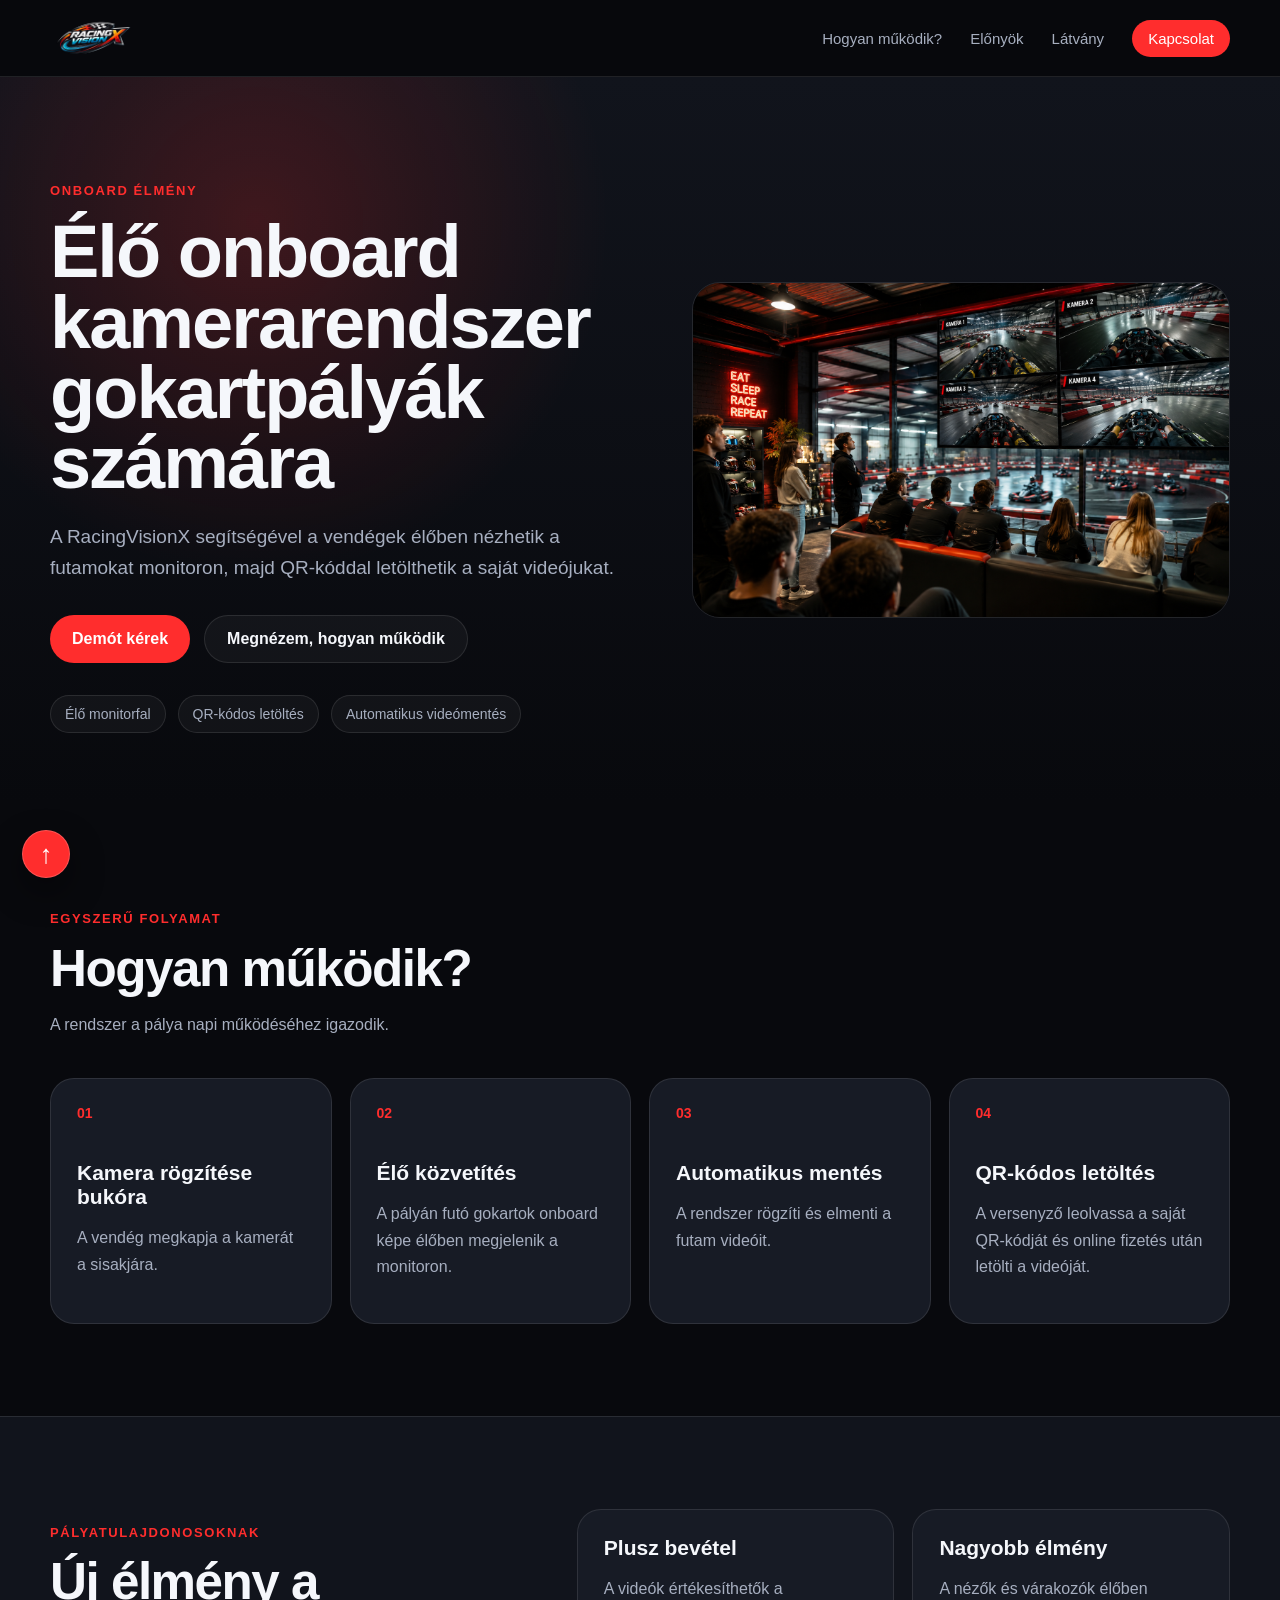
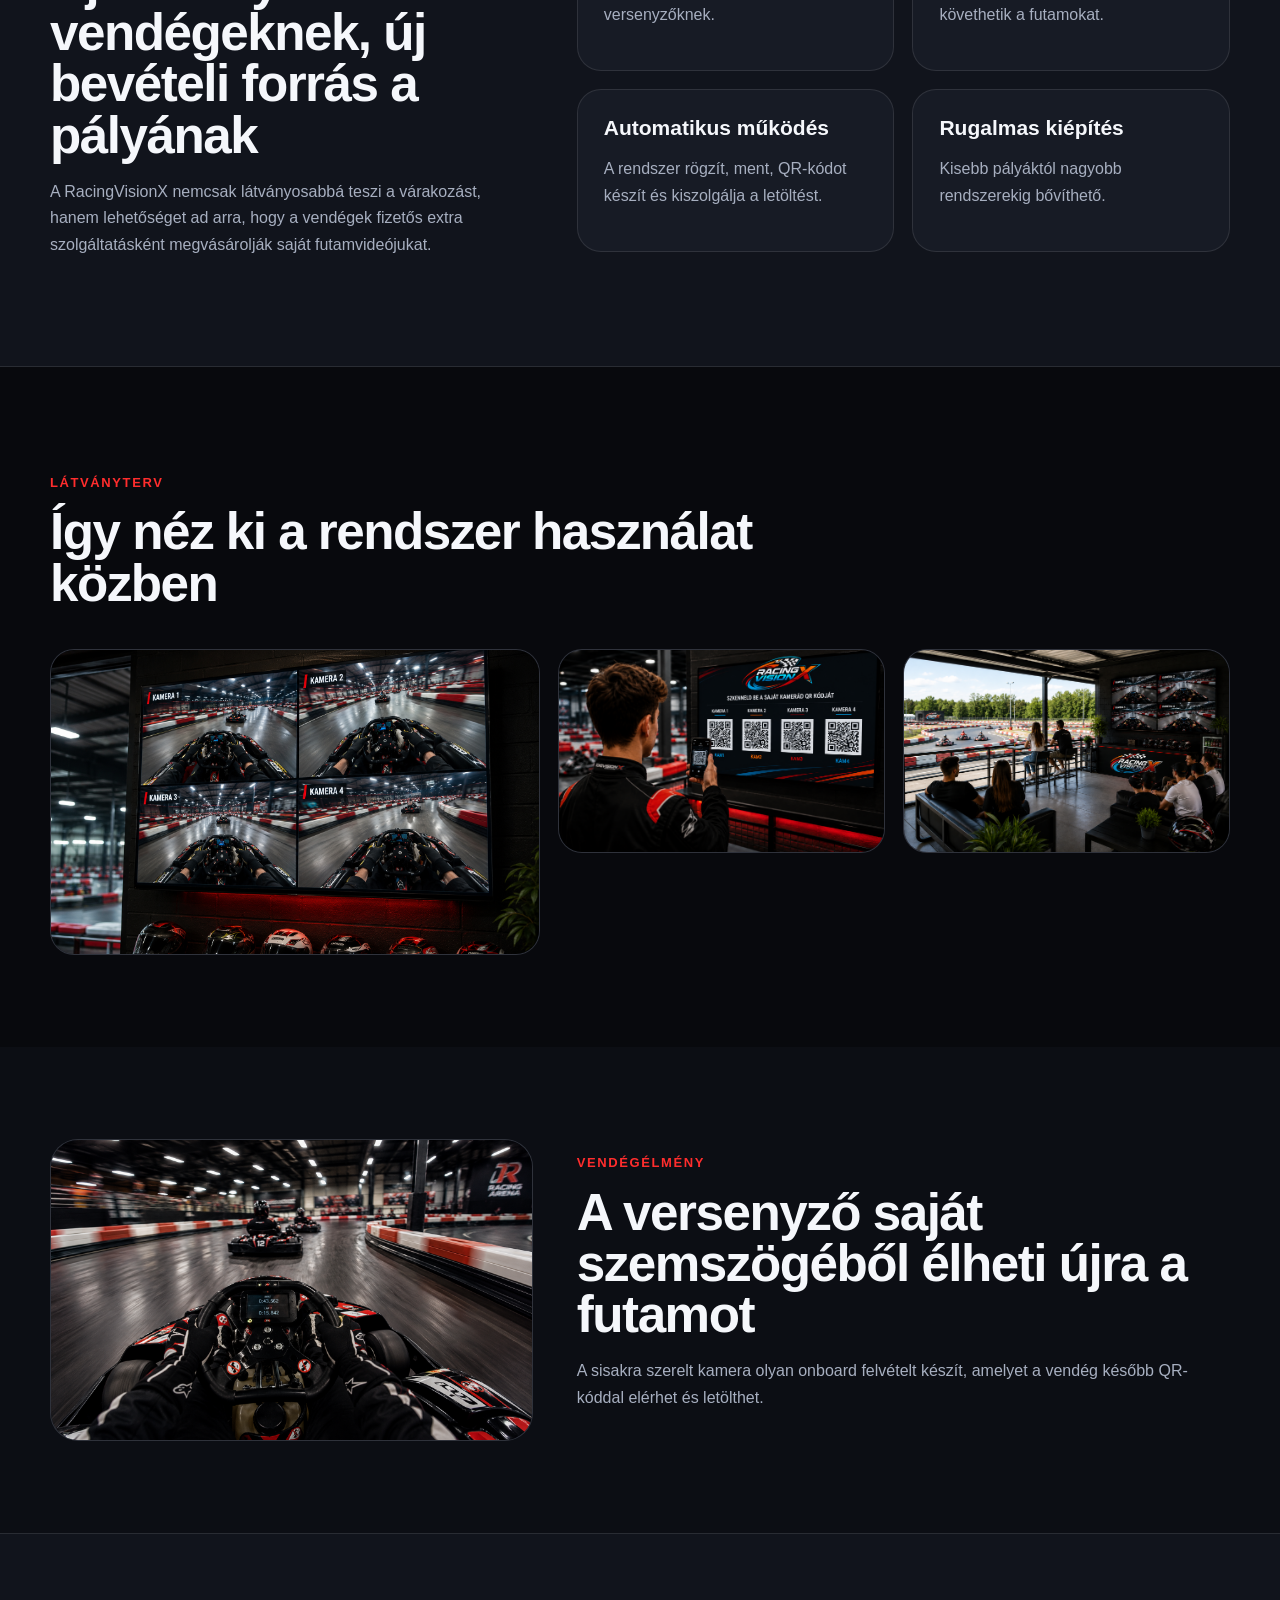
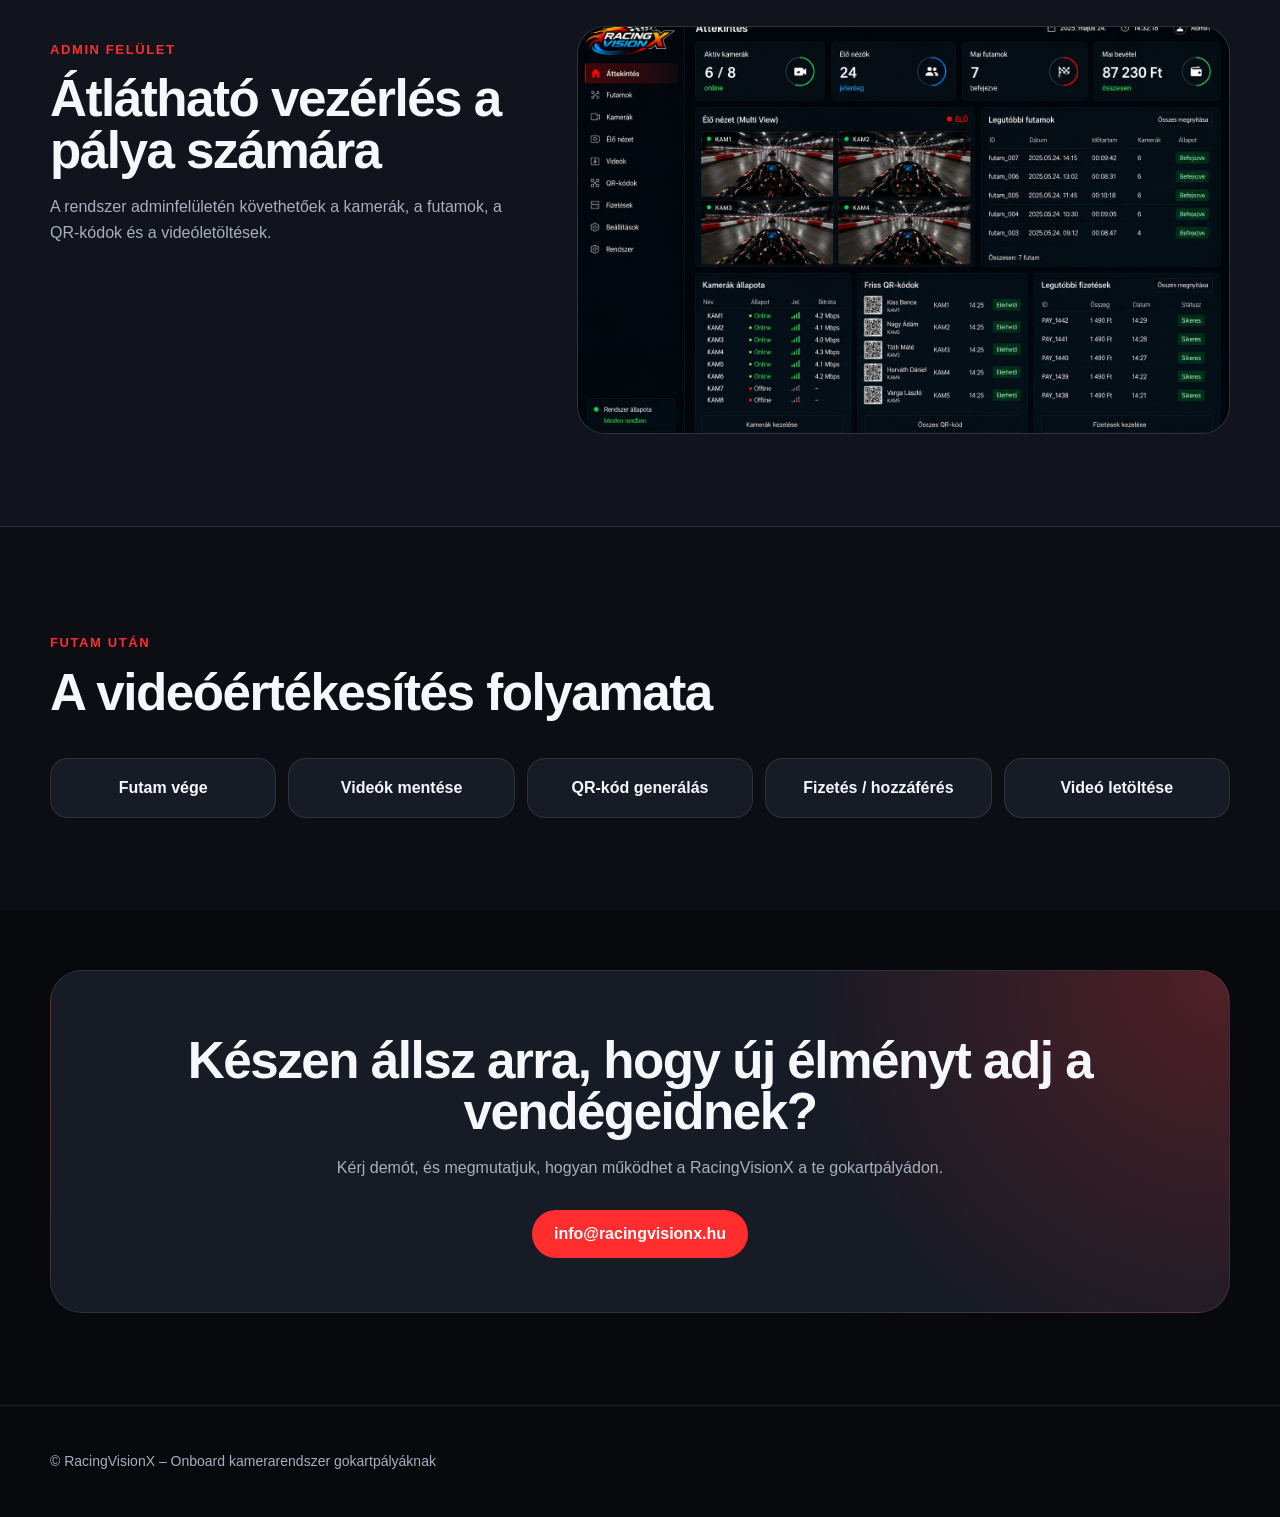
<file: index.html>
<!DOCTYPE html>
<html lang="hu">
<head>
  <meta charset="UTF-8" />
  <meta name="viewport" content="width=device-width, initial-scale=1.0" />
  <title>RacingVisionX – Onboard kamerarendszer gokartpályáknak</title>
  <link rel="icon" type="image/png" href="assets/images/favicon.png">
  <link rel="apple-touch-icon" href="assets/images/favicon.png">
  <link rel="stylesheet" href="style.css" />
</head>
<body id="top">

<header class="site-header">
  <div class="container nav">
    <a href="#top" class="site-logo" aria-label="RacingVisionX főoldal">
      <img src="assets/images/logo.png" alt="RacingVisionX logó">
    </a>
    <nav>
      <a href="#how">Hogyan működik?</a>
      <a href="#benefits">Előnyök</a>
      <a href="#gallery">Látvány</a>
      <a href="#contact" class="nav-cta">Kapcsolat</a>
    </nav>
  </div>
</header>

<section class="hero reveal">
  <div class="container hero-grid">
    <div class="hero-text">
      <p class="eyebrow">Onboard élmény</p>
      <h1>Élő onboard kamerarendszer gokartpályák számára</h1>
      <p class="lead">
        A RacingVisionX segítségével a vendégek élőben nézhetik a futamokat monitoron,
        majd QR-kóddal letölthetik a saját videójukat.
      </p>

      <div class="hero-actions">
        <a href="#contact" class="btn primary">Demót kérek</a>
        <a href="#how" class="btn secondary">Megnézem, hogyan működik</a>
      </div>

      <div class="hero-points">
        <span>Élő monitorfal</span>
        <span>QR-kódos letöltés</span>
        <span>Automatikus videómentés</span>
      </div>
    </div>

    <div class="hero-image">
      <img src="assets/images/hero.png" alt="RacingVisionX élő onboard közvetítés gokartpályán">
    </div>
  </div>
</section>

<section id="how" class="section reveal">
  <div class="container">
    <div class="section-head">
      <p class="eyebrow">Egyszerű folyamat</p>
      <h2>Hogyan működik?</h2>
      <p>A rendszer a pálya napi működéséhez igazodik.</p>
    </div>

    <div class="steps">
      <div class="step-card">
        <div class="step-number">01</div>
        <h3>Kamera rögzítése bukóra</h3>
        <p>A vendég megkapja a kamerát a sisakjára.</p>
      </div>

      <div class="step-card">
        <div class="step-number">02</div>
        <h3>Élő közvetítés</h3>
        <p>A pályán futó gokartok onboard képe élőben megjelenik a monitoron.</p>
      </div>

      <div class="step-card">
        <div class="step-number">03</div>
        <h3>Automatikus mentés</h3>
        <p>A rendszer rögzíti és elmenti a futam videóit.</p>
      </div>

      <div class="step-card">
        <div class="step-number">04</div>
        <h3>QR-kódos letöltés</h3>
        <p>A versenyző leolvassa a saját QR-kódját és online fizetés után letölti a videóját.</p>
      </div>
    </div>
  </div>
</section>

<section id="benefits" class="section dark-section reveal-left">
  <div class="container split">
    <div>
      <p class="eyebrow">Pályatulajdonosoknak</p>
      <h2>Új élmény a vendégeknek, új bevételi forrás a pályának</h2>
      <p>
        A RacingVisionX nemcsak látványosabbá teszi a várakozást, hanem lehetőséget ad arra,
        hogy a vendégek fizetős extra szolgáltatásként megvásárolják saját futamvideójukat.
      </p>
    </div>

    <div class="benefit-grid">
      <div class="benefit-card">
        <h3>Plusz bevétel</h3>
        <p>A videók értékesíthetők a versenyzőknek.</p>
      </div>

      <div class="benefit-card">
        <h3>Nagyobb élmény</h3>
        <p>A nézők és várakozók élőben követhetik a futamokat.</p>
      </div>

      <div class="benefit-card">
        <h3>Automatikus működés</h3>
        <p>A rendszer rögzít, ment, QR-kódot készít és kiszolgálja a letöltést.</p>
      </div>

      <div class="benefit-card">
        <h3>Rugalmas kiépítés</h3>
        <p>Kisebb pályáktól nagyobb rendszerekig bővíthető.</p>
      </div>
    </div>
  </div>
</section>

<section id="gallery" class="section reveal-right">
  <div class="container">
    <div class="section-head">
      <p class="eyebrow">Látványterv</p>
      <h2>Így néz ki a rendszer használat közben</h2>
    </div>

    <div class="gallery">
      <div class="gallery-item">
        <img src="assets/images/live-monitor.png" alt="Élő onboard képek monitoron">
      </div>
    
      <div class="gallery-item">
        <img src="assets/images/qr-scan.png" alt="Versenyző QR-kódot olvas be a saját videójához">
      </div>
    
      <div class="gallery-item">
        <img src="assets/images/outdoor-track.png" alt="Kültéri gokartpálya fedett várórésszel">
      </div>
    </div>
  </div>
</section>

<section class="section image-text-section reveal-left">
  <div class="container split">
    <div class="image-card">
      <img src="assets/images/onboard.png" alt="Onboard gokart felvétel verseny közben">
    </div>

    <div>
      <p class="eyebrow">Vendégélmény</p>
      <h2>A versenyző saját szemszögéből élheti újra a futamot</h2>
      <p>
        A sisakra szerelt kamera olyan onboard felvételt készít, amelyet a vendég később QR-kóddal elérhet és letölthet.
      </p>
    </div>
  </div>
</section>

<section class="section dark-section reveal-right">
  <div class="container split">
    <div>
      <p class="eyebrow">Admin felület</p>
      <h2>Átlátható vezérlés a pálya számára</h2>
      <p>
        A rendszer adminfelületén követhetőek a kamerák, a futamok, a QR-kódok és a videóletöltések.
      </p>
    </div>

    <div class="image-card">
      <img src="assets/images/admin-dashboard.png" alt="RacingVisionX admin dashboard">
    </div>
  </div>
</section>
  
<section class="section process-section reveal">
  <div class="container">
    <div class="section-head">
      <p class="eyebrow">Futam után</p>
      <h2>A videóértékesítés folyamata</h2>
    </div>

    <div class="timeline">
      <div>Futam vége</div>
      <div>Videók mentése</div>
      <div>QR-kód generálás</div>
      <div>Fizetés / hozzáférés</div>
      <div>Videó letöltése</div>
    </div>
  </div>
</section>

<section id="contact" class="section cta-section reveal">
  <div class="container cta-box">
    <h2>Készen állsz arra, hogy új élményt adj a vendégeidnek?</h2>
    <p>Kérj demót, és megmutatjuk, hogyan működhet a RacingVisionX a te gokartpályádon.</p>
    <a href="mailto:info@racingvisionx.hu" class="btn primary">info@racingvisionx.hu</a>
  </div>
</section>

<footer class="footer">
  <div class="container">
    <p>© RacingVisionX – Onboard kamerarendszer gokartpályáknak</p>
  </div>
</footer>

<script>
const revealItems = document.querySelectorAll(
  ".reveal, .reveal-left, .reveal-right, .step-card, .benefit-card, .gallery-item, .image-card, .timeline div"
);

function revealOnScroll() {
  revealItems.forEach((item) => {
    const top = item.getBoundingClientRect().top;
    const trigger = window.innerHeight * 0.88;

    if (top < trigger) {
      item.classList.add("active");
    }
  });
}

window.addEventListener("scroll", revealOnScroll);
window.addEventListener("load", revealOnScroll);
</script>

<a href="#top" class="back-to-top" aria-label="Vissza a tetejére">↑</a>
</body>
</html>
</file>
<file: style.css>
:root {
  --bg: #08090d;
  --bg-soft: #11141c;
  --card: #171b25;
  --text: #f5f7fb;
  --muted: #a7afc0;
  --accent: #ff2d2d;
  --accent-soft: rgba(255, 45, 45, 0.18);
  --border: rgba(255, 255, 255, 0.1);
}

* {
  box-sizing: border-box;
}

html {
  scroll-behavior: smooth;
}

body {
  margin: 0;
  font-family: Arial, Helvetica, sans-serif;
  background: var(--bg);
  color: var(--text);
}

a {
  color: inherit;
  text-decoration: none;
}

.container {
  width: min(1180px, calc(100% - 40px));
  margin: 0 auto;
}

.site-header {
  position: sticky;
  top: 0;
  z-index: 50;
  background: rgba(8, 9, 13, 0.82);
  backdrop-filter: blur(14px);
  border-bottom: 1px solid var(--border);
}

.nav {
  height: 76px;
  display: flex;
  align-items: center;
  justify-content: space-between;
}

.logo {
  font-size: 24px;
  font-weight: 900;
  letter-spacing: -0.5px;
}

.logo span {
  color: var(--accent);
}

.nav nav {
  display: flex;
  align-items: center;
  gap: 28px;
  color: var(--muted);
  font-size: 15px;
}

.nav a:hover {
  color: var(--text);
}

.nav-cta {
  padding: 10px 16px;
  background: var(--accent);
  color: white !important;
  border-radius: 999px;
}

.hero {
  padding: 90px 0 70px;
  background:
    radial-gradient(circle at 20% 20%, rgba(255, 45, 45, 0.2), transparent 30%),
    linear-gradient(180deg, #11141c 0%, #08090d 100%);
}

.hero-grid {
  display: grid;
  grid-template-columns: 1.05fr 0.95fr;
  gap: 48px;
  align-items: center;
}

.eyebrow {
  color: var(--accent);
  font-weight: 800;
  text-transform: uppercase;
  letter-spacing: 1.6px;
  font-size: 13px;
}

h1 {
  font-size: clamp(42px, 6vw, 74px);
  line-height: 0.95;
  margin: 16px 0 22px;
  letter-spacing: -2px;
}

h2 {
  font-size: clamp(32px, 4vw, 52px);
  line-height: 1;
  margin: 10px 0 18px;
  letter-spacing: -1.5px;
}

h3 {
  margin: 0 0 10px;
  font-size: 21px;
}

p {
  color: var(--muted);
  line-height: 1.65;
}

.lead {
  font-size: 19px;
  max-width: 640px;
}

.hero-actions {
  display: flex;
  gap: 14px;
  flex-wrap: wrap;
  margin: 32px 0;
}

.btn {
  display: inline-flex;
  align-items: center;
  justify-content: center;
  min-height: 48px;
  padding: 0 22px;
  border-radius: 999px;
  font-weight: 800;
}

.btn.primary {
  background: var(--accent);
  color: white;
}

.btn.secondary {
  border: 1px solid var(--border);
  color: var(--text);
  background: rgba(255, 255, 255, 0.04);
}

.hero-points {
  display: flex;
  gap: 12px;
  flex-wrap: wrap;
}

.hero-points span {
  padding: 10px 14px;
  border: 1px solid var(--border);
  border-radius: 999px;
  color: var(--muted);
  background: rgba(255, 255, 255, 0.04);
  font-size: 14px;
}

.image-placeholder {
  min-height: 420px;
  border-radius: 28px;
  border: 1px solid var(--border);
  background:
    linear-gradient(135deg, rgba(255, 45, 45, 0.18), transparent),
    #151923;
  display: flex;
  align-items: center;
  justify-content: center;
  color: var(--muted);
  overflow: hidden;
}

.section {
  padding: 92px 0;
}

.section-head {
  max-width: 760px;
  margin-bottom: 40px;
}

.steps {
  display: grid;
  grid-template-columns: repeat(4, 1fr);
  gap: 18px;
}

.step-card,
.benefit-card {
  background: var(--card);
  border: 1px solid var(--border);
  border-radius: 24px;
  padding: 26px;
}

.step-number {
  color: var(--accent);
  font-size: 14px;
  font-weight: 900;
  margin-bottom: 40px;
}

.dark-section {
  background: var(--bg-soft);
  border-top: 1px solid var(--border);
  border-bottom: 1px solid var(--border);
}

.split {
  display: grid;
  grid-template-columns: 0.85fr 1.15fr;
  gap: 44px;
  align-items: start;
}

.benefit-grid {
  display: grid;
  grid-template-columns: repeat(2, 1fr);
  gap: 18px;
}

.gallery {
  display: grid;
  grid-template-columns: 1.2fr 0.8fr 0.8fr;
  gap: 18px;
}

.gallery-item {
  min-height: 320px;
}

.process-section {
  background: #0c0e14;
}

.timeline {
  display: grid;
  grid-template-columns: repeat(5, 1fr);
  gap: 12px;
}

.timeline div {
  padding: 20px;
  background: var(--card);
  border: 1px solid var(--border);
  border-radius: 18px;
  text-align: center;
  font-weight: 800;
}

.cta-section {
  padding-top: 60px;
}

.cta-box {
  background:
    radial-gradient(circle at top right, rgba(255, 45, 45, 0.25), transparent 35%),
    var(--card);
  border: 1px solid var(--border);
  border-radius: 32px;
  padding: 54px;
  text-align: center;
}

.cta-box p {
  max-width: 650px;
  margin: 0 auto 28px;
}

.footer {
  padding: 30px 0;
  border-top: 1px solid var(--border);
  color: var(--muted);
  font-size: 14px;
}

@media (max-width: 900px) {
  .nav nav {
    display: none;
  }

  .hero-grid,
  .split {
    grid-template-columns: 1fr;
  }

  .steps,
  .benefit-grid,
  .timeline,
  .gallery {
    grid-template-columns: 1fr;
  }

  .hero {
    padding-top: 60px;
  }

  .image-placeholder {
    min-height: 300px;
  }

  .cta-box {
    padding: 34px 24px;
  }
}

.hero-image img,
.gallery-item img,
.image-card img {
  width: 100%;
  height: 100%;
  display: block;
  object-fit: cover;
}

.hero-image {
  min-height: 420px;
  border-radius: 28px;
  overflow: hidden;
  border: 1px solid var(--border);
}

.gallery-item {
  min-height: 320px;
  border-radius: 24px;
  overflow: hidden;
  border: 1px solid var(--border);
  background: var(--card);
}

.image-card {
  min-height: 380px;
  border-radius: 28px;
  overflow: hidden;
  border: 1px solid var(--border);
  background: var(--card);
}

.image-text-section {
  background: #0c0e14;
}

.site-logo {
  display: inline-flex;
  align-items: center;
  height: 58px;
}

.site-logo img {
  height: 58px;
  width: auto;
  display: block;
}

.back-to-top {
  position: fixed;
  left: 22px;
  bottom: 22px;
  z-index: 100;
  width: 48px;
  height: 48px;
  border-radius: 999px;
  background: var(--accent);
  color: #fff;
  display: flex;
  align-items: center;
  justify-content: center;
  font-size: 26px;
  font-weight: 900;
  box-shadow: 0 14px 35px rgba(0, 0, 0, 0.45);
  border: 1px solid rgba(255, 255, 255, 0.18);
}

.back-to-top:hover {
  transform: translateY(-2px);
}

@media (max-width: 900px) {
  .site-logo img {
    height: 46px;
  }

  .back-to-top {
    width: 42px;
    height: 42px;
    left: 14px;
    bottom: 14px;
    font-size: 22px;
  }
}

/* Scroll animációk */

.reveal {
    opacity: 0;
    transform: translateY(60px);
    transition:
        opacity 0.8s ease,
        transform 0.8s ease;
}

.reveal.active {
    opacity: 1;
    transform: translateY(0);
}

/* Balról */

.reveal-left {
    opacity: 0;
    transform: translateX(-80px);
    transition:
        opacity 0.8s ease,
        transform 0.8s ease;
}

.reveal-left.active {
    opacity: 1;
    transform: translateX(0);
}

/* Jobbról */

.reveal-right {
    opacity: 0;
    transform: translateX(80px);
    transition:
        opacity 0.8s ease,
        transform 0.8s ease;
}

.reveal-right.active {
    opacity: 1;
    transform: translateX(0);
}

/* Kártyák finom, egymás utáni beúszása */
.step-card,
.benefit-card,
.gallery-item,
.image-card,
.timeline div {
  opacity: 0;
  transform: translateY(36px);
  transition:
    opacity 0.75s ease,
    transform 0.75s ease;
}

.step-card.active,
.benefit-card.active,
.gallery-item.active,
.image-card.active,
.timeline div.active {
  opacity: 1;
  transform: translateY(0);
}

.steps .step-card:nth-child(1),
.benefit-grid .benefit-card:nth-child(1),
.gallery .gallery-item:nth-child(1),
.timeline div:nth-child(1) { transition-delay: .08s; }

.steps .step-card:nth-child(2),
.benefit-grid .benefit-card:nth-child(2),
.gallery .gallery-item:nth-child(2),
.timeline div:nth-child(2) { transition-delay: .16s; }

.steps .step-card:nth-child(3),
.benefit-grid .benefit-card:nth-child(3),
.gallery .gallery-item:nth-child(3),
.timeline div:nth-child(3) { transition-delay: .24s; }

.steps .step-card:nth-child(4),
.benefit-grid .benefit-card:nth-child(4),
.timeline div:nth-child(4) { transition-delay: .32s; }

.timeline div:nth-child(5) { transition-delay: .40s; }

/* Akinek ki van kapcsolva a mozgás a rendszerében, annak ne animáljunk */
@media (prefers-reduced-motion: reduce) {
  .reveal,
  .reveal-left,
  .reveal-right,
  .step-card,
  .benefit-card,
  .gallery-item,
  .image-card,
  .timeline div {
    opacity: 1;
    transform: none;
    transition: none;
  }
}

/* =========================
   Tablet + mobil finomhangolás
   ========================= */

/* Képarányok stabilizálása */
.hero-image,
.gallery-item,
.image-card {
  aspect-ratio: 16 / 10;
  min-height: auto;
}

.hero-image img,
.gallery-item img,
.image-card img {
  height: 100%;
}

/* Tablet */
@media (max-width: 1100px) {
  .container {
    width: min(100% - 32px, 960px);
  }

  .hero {
    padding: 72px 0 56px;
  }

  .hero-grid,
  .split {
    gap: 32px;
  }

  .steps {
    grid-template-columns: repeat(2, 1fr);
  }

  .timeline {
    grid-template-columns: repeat(3, 1fr);
  }

  .gallery {
    grid-template-columns: 1fr 1fr;
  }

  .gallery-item:first-child {
    grid-column: span 2;
  }
}

/* Mobil / kisebb tablet */
@media (max-width: 900px) {
  .site-header {
    position: sticky;
  }

  .nav {
    height: auto;
    min-height: 72px;
    padding: 10px 0;
    gap: 12px;
    flex-direction: column;
    align-items: flex-start;
  }

  .site-logo img {
    height: 46px;
  }

  .nav nav {
    display: flex;
    width: 100%;
    gap: 10px;
    overflow-x: auto;
    padding-bottom: 4px;
    scrollbar-width: none;
  }

  .nav nav::-webkit-scrollbar {
    display: none;
  }

  .nav nav a {
    flex: 0 0 auto;
    font-size: 13px;
    padding: 9px 12px;
    border: 1px solid var(--border);
    border-radius: 999px;
    background: rgba(255,255,255,.04);
  }

  .nav-cta {
    background: var(--accent) !important;
    color: #fff !important;
  }

  .hero {
    padding: 48px 0 46px;
  }

  .hero-grid,
  .split {
    grid-template-columns: 1fr;
  }

  h1 {
    font-size: clamp(38px, 11vw, 54px);
    line-height: 1;
    letter-spacing: -1.4px;
  }

  h2 {
    font-size: clamp(30px, 8vw, 42px);
    line-height: 1.05;
    letter-spacing: -1px;
  }

  .lead {
    font-size: 17px;
  }

  .section {
    padding: 64px 0;
  }

  .section-head {
    margin-bottom: 28px;
  }

  .steps,
  .benefit-grid,
  .timeline,
  .gallery {
    grid-template-columns: 1fr;
  }

  .gallery-item:first-child {
    grid-column: auto;
  }

  .step-card,
  .benefit-card {
    padding: 22px;
  }

  .step-number {
    margin-bottom: 24px;
  }

  .hero-actions {
    flex-direction: column;
    align-items: stretch;
  }

  .btn {
    width: 100%;
  }

  .hero-points span {
    font-size: 13px;
  }

  .cta-box {
    padding: 34px 22px;
    border-radius: 24px;
  }

  .back-to-top {
    width: 42px;
    height: 42px;
    left: 14px;
    bottom: 14px;
    font-size: 22px;
  }

  /* Mobilon ne legyen oldalirányú beúszás, mert tud vízszintes scrollt okozni */
  .reveal-left,
  .reveal-right {
    transform: translateY(42px);
  }

  .reveal-left.active,
  .reveal-right.active {
    transform: translateY(0);
  }
}

/* Kicsi mobil */
@media (max-width: 560px) {
  .container {
    width: calc(100% - 24px);
  }

  .site-logo img {
    height: 40px;
  }

  h1 {
    font-size: 36px;
  }

  h2 {
    font-size: 30px;
  }

  p {
    line-height: 1.55;
  }

  .hero {
    padding-top: 38px;
  }

  .hero-image,
  .gallery-item,
  .image-card {
    border-radius: 18px;
    aspect-ratio: 4 / 3;
  }

  .hero-image {
    aspect-ratio: 16 / 11;
  }

  .section {
    padding: 54px 0;
  }

  .timeline div {
    text-align: left;
  }

  .footer {
    padding-left: 52px;
  }
}
</file>
